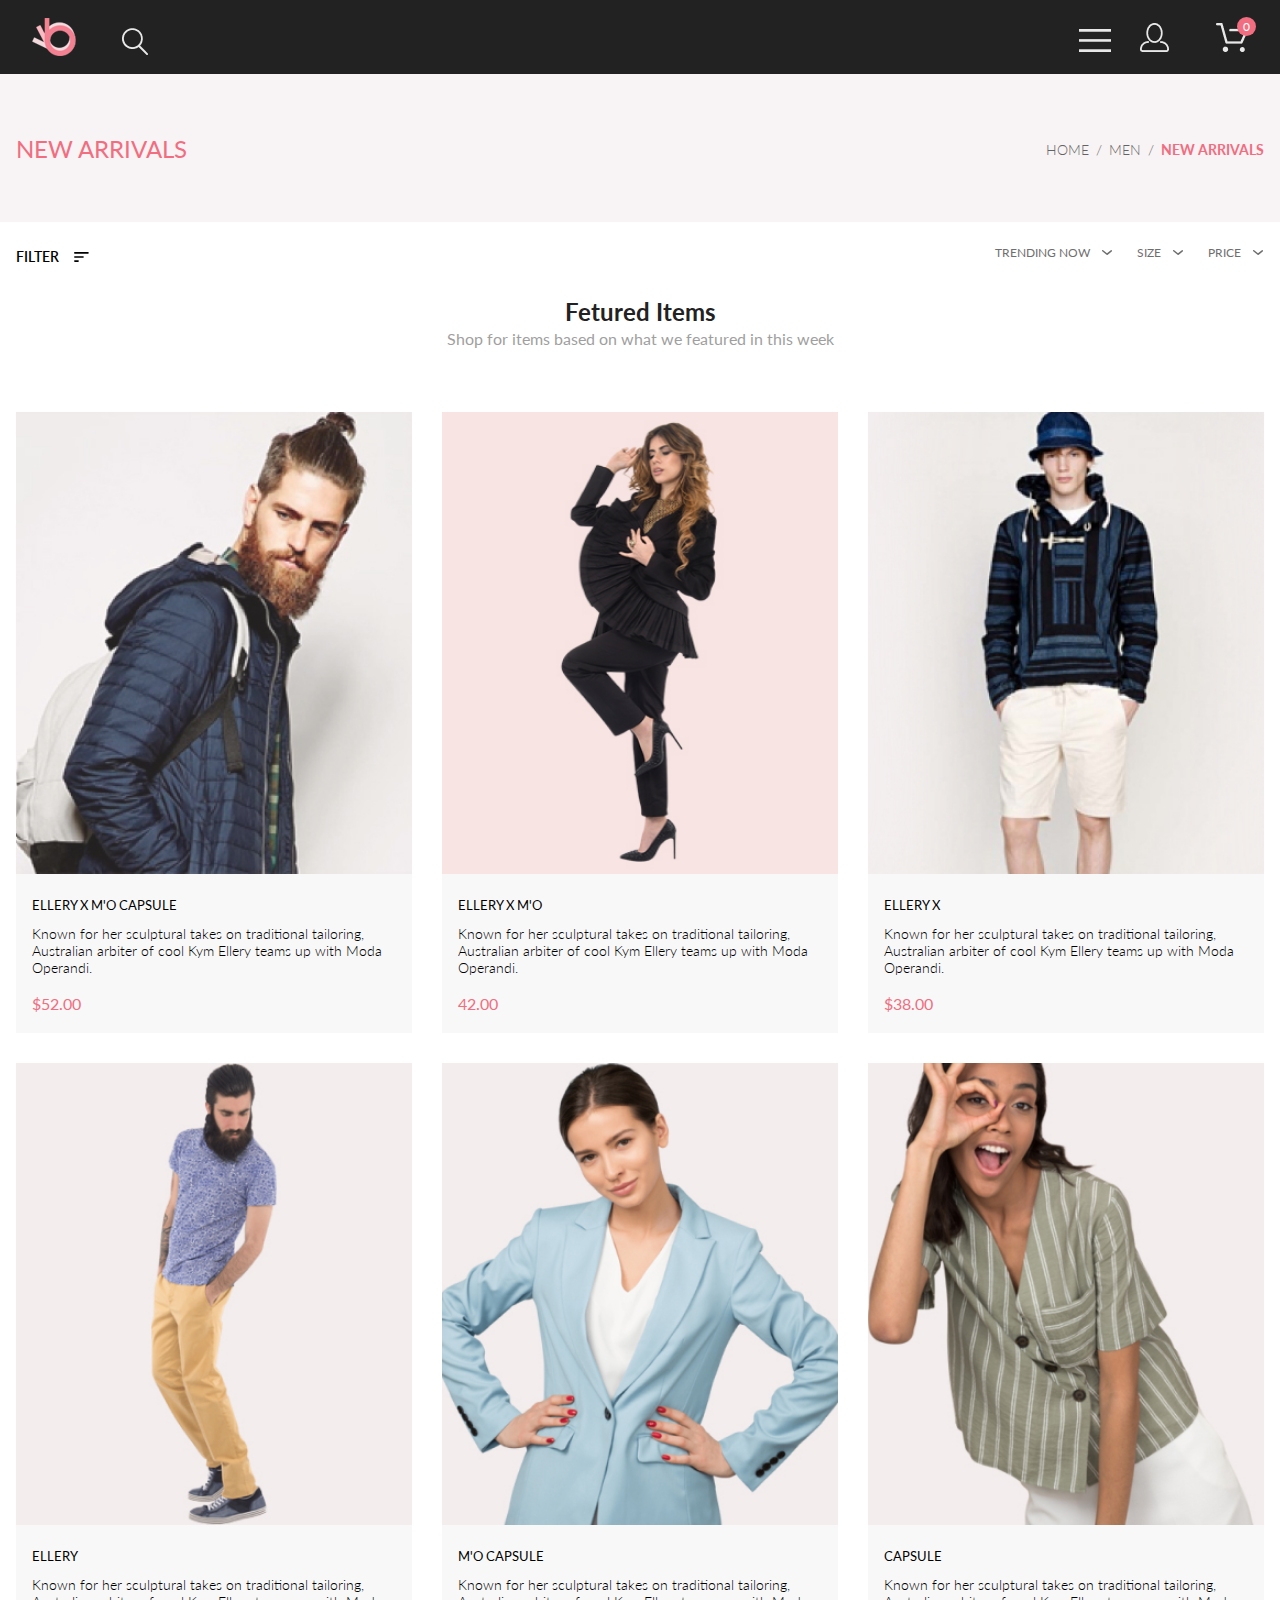
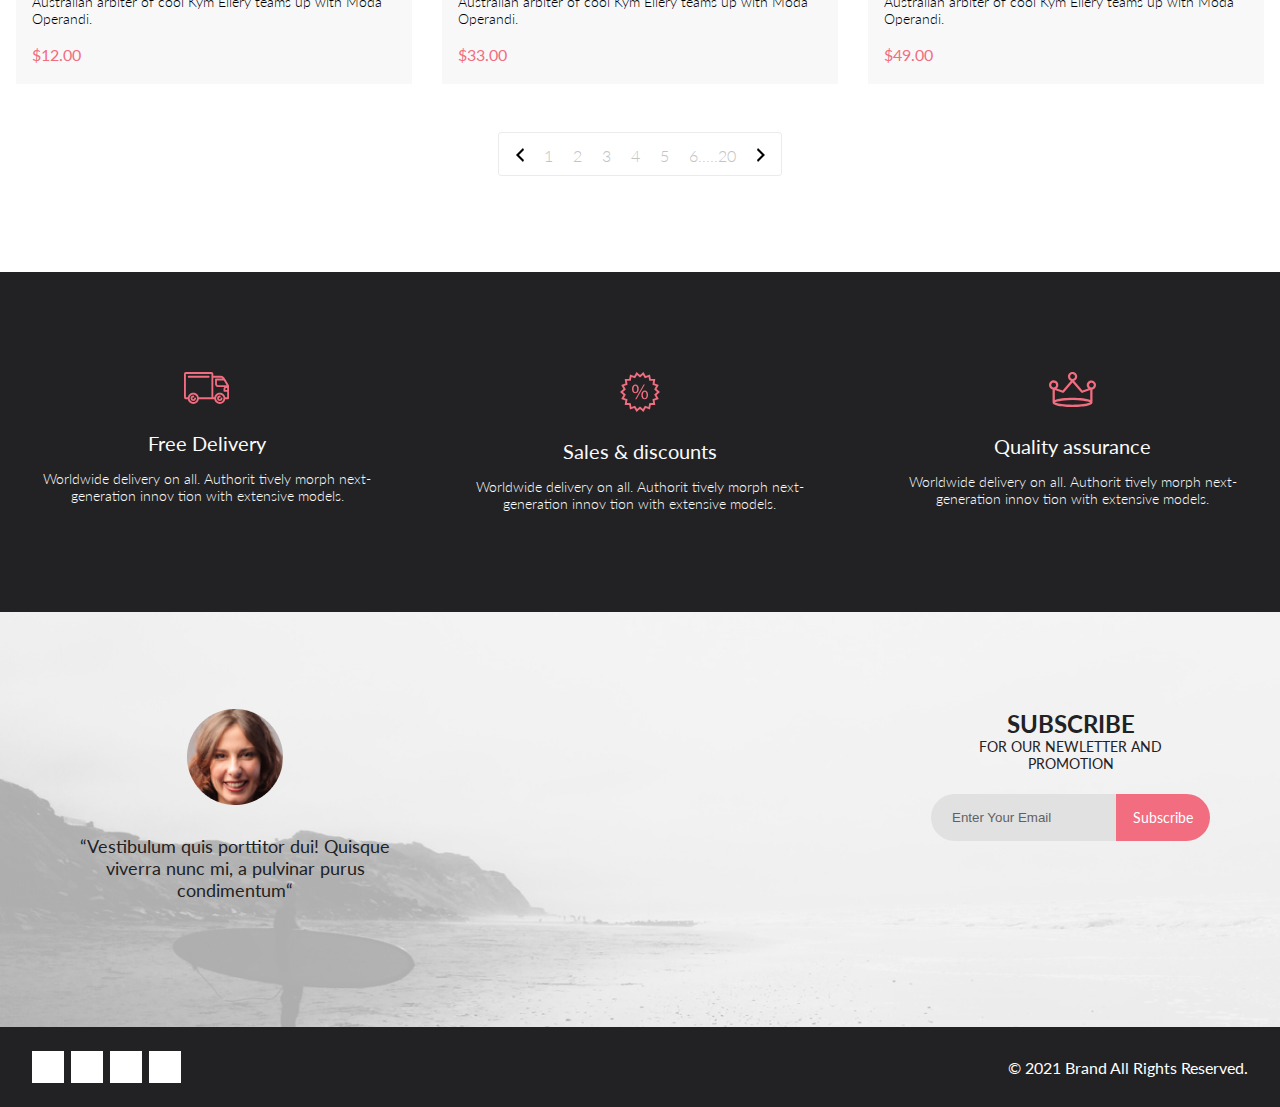
<file: index.html>
<!DOCTYPE html>
<html lang="en">

<head>
    <meta charset="UTF-8">
    <meta name="viewport" content="width=device-width, initial-scale=1.0">
    <title>Document</title>
    <link rel="stylesheet" href="https://cdnjs.cloudflare.com/ajax/libs/font-awesome/5.15.2/css/all.min.css"
        integrity="sha512-HK5fgLBL+xu6dm/Ii3z4xhlSUyZgTT9tuc/hSrtw6uzJOvgRr2a9jyxxT1ely+B+xFAmJKVSTbpM/CuL7qxO8w=="
        crossorigin="anonymous" />
    <link rel="stylesheet" href="style.css">
</head>

<body>
    <div class="header">
        <div class="container">
            <div class="leftHeader">
                <img src="images/logo.png" alt="">
                <img class="searchIcon" src="images/search.png" alt="">
            </div>

            <div class="rightHeader">
                <img src="images/bars.png" alt="">
                <img class="userIcon" src="images/user.png" alt="">

                <span class="cartIconWrap">
                    <img class="cartIcon" src="images/cart.png" alt="">
                    <span>0</span>
                </span>

                <div class="basket hidden">
                    <div class="basketRow basketHeader">
                        <div>Название товара</div>
                        <div>Количество</div>
                        <div>Цена за шт.</div>
                        <div>Итого</div>
                    </div>

                    <div class="basketTotal">
                        Товаров в корзине на сумму:
                        $<span class="basketTotalValue">0</span>
                    </div>
                </div>
            </div>
        </div>
    </div>

    <div class="newArrivals">
        <div class="container">
            <h1>NEW ARRIVALS</h1>
            <nav>
                <a href="#">HOME</a>
                <span>/</span>
                <a href="#">MEN</a>
                <span>/</span>
                <a href="#">NEW ARRIVALS</a>
            </nav>
        </div>
    </div>

    <div class="filters">
        <div class="container">
            <div class="filtersLeft">
                <span class="filterLabel">FILTER</span>
                <img class="filterIcon" src="images/filter.svg" alt="">
                <div class="filterPopup hidden">
                    <nav class="filterCategory">
                        <div class="filterCategoryHeader">CATEGORY</div>
                        <div class="hidden">
                            <a href="#">Accessories</a>
                            <a href="#">Bags</a>
                            <a href="#">Denim</a>
                            <a href="#">Hoodies & Sweatshirts</a>
                            <a href="#">Jackets & Coats</a>
                            <a href="#">Polos</a>
                            <a href="#">Shirts</a>
                            <a href="#">Shoes</a>
                            <a href="#">Sweaters & Knits</a>
                            <a href="#">T-Shirts</a>
                            <a href="#">Tanks</a>
                        </div>
                    </nav>
                    <nav class="filterCategory">
                        <div class="filterCategoryHeader">BRAND</div>
                        <div class="hidden">
                            <a href="#">Accessories</a>
                            <a href="#">Bags</a>
                            <a href="#">Denim</a>
                            <a href="#">Hoodies & Sweatshirts</a>
                            <a href="#">Jackets & Coats</a>
                            <a href="#">Polos</a>
                            <a href="#">Shirts</a>
                            <a href="#">Shoes</a>
                            <a href="#">Sweaters & Knits</a>
                            <a href="#">T-Shirts</a>
                            <a href="#">Tanks</a>
                        </div>
                    </nav>
                    <nav class="filterCategory">
                        <div class="filterCategoryHeader">DESIGNER</div>
                        <div class="hidden">
                            <a href="#">Accessories</a>
                            <a href="#">Bags</a>
                            <a href="#">Denim</a>
                            <a href="#">Hoodies & Sweatshirts</a>
                            <a href="#">Jackets & Coats</a>
                            <a href="#">Polos</a>
                            <a href="#">Shirts</a>
                            <a href="#">Shoes</a>
                            <a href="#">Sweaters & Knits</a>
                            <a href="#">T-Shirts</a>
                            <a href="#">Tanks</a>
                        </div>
                    </nav>
                </div>
            </div>
            <div class="filtersRight">
                <div class="filterTrending">
                    TRENDING NOW
                    <img src="images/filterArrow.svg" alt="">
                </div>
                <div class="filterSize">
                    <div class="filterSizeWrap">
                        SIZE
                        <img src="images/filterArrow.svg" alt="">
                    </div>
                    <div class="filterSizes hidden">
                        <div>
                            <input type="checkbox"> XS
                        </div>
                        <div>
                            <input type="checkbox"> S
                        </div>
                        <div>
                            <input type="checkbox"> M
                        </div>
                        <div>
                            <input type="checkbox"> L
                        </div>
                    </div>
                </div>
                <div class="filterPrice">
                    PRICE
                    <img src="images/filterArrow.svg" alt="">
                </div>
            </div>
        </div>
    </div>

    <div class="featured container">
        <h2 class="featuredHeader">Fetured Items</h2>
        <div class="featuredTitle">Shop for items based on what we featured in this week</div>

        <div class="featuredItems">
            <div class="featuredItem" data-id="1" data-name="ELLERY X M'O CAPSULE" data-price="52">
                <div class="featuredImgWrap">
                    <img src="images/featured/1.jpg" alt="">
                    <div class="featuredImgDark">
                        <button class="addToCart">
                            <img src="images/cart.svg" alt="">
                            Add to Cart
                        </button>
                    </div>
                </div>

                <div class="featuredData">
                    <div class="featuredName">
                        ELLERY X M'O CAPSULE
                    </div>
                    <div class="featuredText">
                        Known for her sculptural takes on traditional tailoring, Australian arbiter of cool Kym Ellery
                        teams
                        up with Moda Operandi.
                    </div>
                    <div class="featuredPrice">
                        $52.00
                    </div>
                </div>
            </div>

            <div class="featuredItem" data-id="2" data-name="ELLERY X M'O" data-price="42">
                <div class="featuredImgWrap">
                    <img src="images/featured/2.jpg" alt="">
                    <div class="featuredImgDark">
                        <button class="addToCart">
                            <img src="images/cart.svg" alt="">
                            Add to Cart
                        </button>
                    </div>
                </div>

                <div class="featuredData">
                    <div class="featuredName">
                        ELLERY X M'O
                    </div>
                    <div class="featuredText">
                        Known for her sculptural takes on traditional tailoring, Australian arbiter of cool Kym Ellery
                        teams
                        up with Moda Operandi.
                    </div>
                    <div class="featuredPrice">
                        42.00
                    </div>
                </div>
            </div>

            <div class="featuredItem" data-id="3" data-name="ELLERY X" data-price="38">
                <div class="featuredImgWrap">
                    <img src="images/featured/3.jpg" alt="">
                    <div class="featuredImgDark">
                        <button class="addToCart">
                            <img src="images/cart.svg" alt="">
                            Add to Cart
                        </button>
                    </div>
                </div>

                <div class="featuredData">
                    <div class="featuredName">
                        ELLERY X
                    </div>
                    <div class="featuredText">
                        Known for her sculptural takes on traditional tailoring, Australian arbiter of cool Kym Ellery
                        teams
                        up with Moda Operandi.
                    </div>
                    <div class="featuredPrice">
                        $38.00
                    </div>
                </div>
            </div>

            <div class="featuredItem" data-id="4" data-name="ELLERY" data-price="12">
                <div class="featuredImgWrap">
                    <img src="images/featured/4.jpg" alt="">
                    <div class="featuredImgDark">
                        <button class="addToCart">
                            <img src="images/cart.svg" alt="">
                            Add to Cart
                        </button>
                    </div>
                </div>

                <div class="featuredData" data-id="3" data-name="ELLERY X M'O CAPSULE" data-price="12">
                    <div class="featuredName">
                        ELLERY
                    </div>
                    <div class="featuredText">
                        Known for her sculptural takes on traditional tailoring, Australian arbiter of cool Kym Ellery
                        teams
                        up with Moda Operandi.
                    </div>
                    <div class="featuredPrice">
                        $12.00
                    </div>
                </div>
            </div>

            <div class="featuredItem" data-id="5" data-name="M'O CAPSULE" data-price="33">
                <div class="featuredImgWrap">
                    <img src="images/featured/5.jpg" alt="">
                    <div class="featuredImgDark">
                        <button class="addToCart">
                            <img src="images/cart.svg" alt="">
                            Add to Cart
                        </button>
                    </div>
                </div>

                <div class="featuredData">
                    <div class="featuredName">
                        M'O CAPSULE
                    </div>
                    <div class="featuredText">
                        Known for her sculptural takes on traditional tailoring, Australian arbiter of cool Kym Ellery
                        teams
                        up with Moda Operandi.
                    </div>
                    <div class="featuredPrice">
                        $33.00
                    </div>
                </div>
            </div>

            <div class="featuredItem" data-id="6" data-name="CAPSULE" data-price="49">
                <div class="featuredImgWrap">
                    <img src="images/featured/6.jpg" alt="">
                    <div class="featuredImgDark">
                        <button class="addToCart">
                            <img src="images/cart.svg" alt="">
                            Add to Cart
                        </button>
                    </div>
                </div>

                <div class="featuredData">
                    <div class="featuredName">
                        CAPSULE
                    </div>
                    <div class="featuredText">
                        Known for her sculptural takes on traditional tailoring, Australian arbiter of cool Kym Ellery
                        teams
                        up with Moda Operandi.
                    </div>
                    <div class="featuredPrice">
                        $49.00
                    </div>
                </div>
            </div>
        </div>

        <div class="pagination">
            <a href="#">
                <img src="images/chevronLeft.svg" alt="">
            </a>
            <a href="#">1</a>
            <a href="#">2</a>
            <a href="#">3</a>
            <a href="#">4</a>
            <a href="#">5</a>
            <a href="#">6.....20</a>
            <a href="#">
                <img src="images/chevronRight.svg" alt="">
            </a>
        </div>
    </div>

    <div class="services">
        <div class="container">

            <div class="serivceUnit">
                <img src="images/services/delivery.svg" alt="">
                <div class="servicesTitle">
                    Free Delivery
                </div>
                <div class="servicesText">
                    Worldwide delivery on all. Authorit tively morph next-generation innov tion with extensive models.
                </div>
            </div>

            <div class="serivceUnit">
                <img src="images/services/discount.svg" alt="">
                <div class="servicesTitle">
                    Sales & discounts
                </div>
                <div class="servicesText">
                    Worldwide delivery on all. Authorit tively morph next-generation innov tion with extensive models.
                </div>
            </div>

            <div class="serivceUnit">
                <img src="images/services/assurance.svg" alt="">
                <div class="servicesTitle">
                    Quality assurance
                </div>
                <div class="servicesText">
                    Worldwide delivery on all. Authorit tively morph next-generation innov tion with extensive models.
                </div>
            </div>
        </div>
    </div>

    <div class="subscribe">
        <div class="container">

            <div class="subscribeLeft">
                <img src="images/subscribeUser.png" alt="">
                <div class="subscribeUserText">
                    “Vestibulum quis porttitor dui! Quisque viverra nunc mi, a pulvinar purus condimentum“
                </div>
            </div>

            <div class="subscribeRight">
                <div class="subscribeTitle">
                    SUBSCRIBE
                </div>
                <div class="subscribeText">
                    FOR OUR NEWLETTER AND PROMOTION
                </div>
                <form action="" class="subscribeForm">
                    <input type="text" placeholder="Enter Your Email">
                    <button>Subscribe</button>
                </form>
            </div>

        </div>
    </div>

    <div class="footer">
        <div class="container">
            <div class="footerLeft">
                <a href="#">
                    <i class="fab fa-facebook-f"></i>
                </a>
                <a href="#">
                    <i class="fab fa-instagram"></i>
                </a>
                <a href="#">
                    <i class="fab fa-pinterest-p"></i>
                </a>
                <a href="#">
                    <i class="fab fa-twitter"></i>
                </a>
            </div>
            <div class="footerRight">
                &copy; 2021 Brand All Rights Reserved.
            </div>
        </div>
    </div>

    <script src="app.js"></script>
    <script src="basket.js"></script>
</body>

</html>
</file>
<file: style.css>
@import url("https://fonts.googleapis.com/css2?family=Lato:wght@300;400;700;900&display=swap");
body {
    margin: 0;
    font-family: Lato, sans-serif;
}

.header {
    background: #222222;
    height: 74px;
    padding: 18px 16px;
    box-sizing: border-box;
}

.header .container {
    display: flex;
    justify-content: space-between;
    align-items: center;
}

@media (min-width: 1600px) {
    .container {
        margin: 0 auto;
        width: 1140px;
    }
}

@media (min-width: 768px) {
    .header {
        padding-left: 32px;
        padding-right: 32px;
    }
}

.header i {
    color: #e8e8e8;
}

.userIcon,
.cartIcon {
    display: none;
}

@media (min-width: 768px) {
    .userIcon,
    .cartIcon {
        display: inline;
    }
}

.userIcon {
    margin-left: 25px;
    margin-right: 42px;
}

.searchIcon {
    margin-left: 41px;
}

.cartIconWrap {
    position: relative;
}

.cartIconWrap span {
    display: inline-block;
    width: 19px;
    height: 19px;
    color: white;
    background: #f16d7f;
    border-radius: 50%;
    position: absolute;
    text-align: center;
    right: -8px;
    top: -19px;
    font-size: 12px;
    line-height: 19px;
}

.rightHeader {
    position: relative;
}

.basket {
    position: absolute;
    z-index: 3;
    right: 0;
    top: 37px;
    background: white;
    padding: 10px;
    border: 1px solid #ebebeb;
    border-radius: 3px;
    font-size: 14px;
}



.basketRow {
    display: grid;
    grid-template-columns: repeat(4, 1fr);
    gap: 10px;
    margin-bottom: 10px;
    border-bottom: 1px solid #ebebeb;
    padding-bottom: 10px;
}

.basketHeader {
    font-weight: bold;
}

.basketTotal {
    font-weight: bold;
    text-align: right;
}

.newArrivals {
    background: #f8f3f4;
    min-height: 148px;
}

.newArrivals h1 {
    margin: 24px 0 32px;
    font-weight: normal;
    font-size: 24px;
    line-height: 29px;
    color: #f16d7f;
}

@media (min-width: 768px) {
    .newArrivals h1 {
        margin: 0;
    }
}

.newArrivals .container {
    display: flex;
    flex-direction: column;
    align-items: center;
    min-height: inherit;
}

@media (min-width: 768px) {
    .newArrivals .container {
        flex-direction: row;
        justify-content: space-between;
    }
}

@media (min-width: 768px) and (max-width: 1599px) {
    .newArrivals .container {
        padding: 0 16px;
    }
}

.newArrivals nav a,
.newArrivals nav span {
    font-weight: 300;
    font-size: 14px;
    line-height: 17px;
    color: #636363;
}

.newArrivals nav a {
    text-decoration: none;
}

.newArrivals nav span {
    margin: 0 3px;
}

.newArrivals nav a:last-of-type {
    font-weight: bold;
    font-size: 14px;
    line-height: 17px;
    color: #f16d7f;
}

.filters {
    margin-top: 24px;
    margin-bottom: 32px;
}

@media (min-width: 1600px) {
    .filters {
        margin-top: 51px;
        margin-bottom: 64px;
    }
}

.filters .container {
    display: flex;
    justify-content: space-between;
    padding-left: 8px;
    padding-right: 8px;
}

@media (min-width: 768px) {
    .filters .container {
        padding-left: 16px;
        padding-right: 16px;
    }
}

@media (min-width: 1600px) {
    .filters .container {
        padding-left: 0;
        padding-right: 0;
        justify-content: flex-start;
    }
}

.filtersRight {
    display: flex;
    font-size: 12px;
    line-height: 14px;
    color: #6f6e6e;
}

@media (min-width: 1600px) {
    .filtersRight {
        font-size: 14px;
        line-height: 17px;
        margin-left: 320px;
    }
}

.filtersRight img {
    position: relative;
    bottom: 1px;
    margin-left: 9px;
}

.filtersRight > div:not(:last-child) {
    margin-right: 15px;
}

@media (min-width: 375px) {
    .filtersRight > div:not(:last-child) {
        margin-right: 24px;
    }
}

.filtersLeft .filterLabel {
    display: none;
    position: relative;
    z-index: 2;
    cursor: pointer;
}

.filterLabelPink {
    color: #ef5b70 !important;
    left: 16px;
    top: 13px;
}

.filterIconPink {
    left: 16px;
    top: 13px;
}

@media (min-width: 768px) {
    .filtersLeft .filterLabel {
        display: inline;
        font-weight: 600;
        font-size: 14px;
        line-height: 17px;
        color: #000000;
    }
}

.filtersLeft .filterIcon {
    width: 37px;
    height: 25px;
    position: relative;
    z-index: 2;
}

@media (min-width: 768px) {
    .filtersLeft .filterIcon {
        width: 15px;
        height: 10px;
        margin-left: 11px;
    }
}

.filtersLeft {
    position: relative;
}

.hidden {
    display: none;
}

.filterPopup {
    position: absolute;
    left: 0;
    top: 0;
    width: 360px;
    background: #ffffff;
    box-shadow: 6px 4px 35px rgba(0, 0, 0, 0.21);
    padding: 46px 16px 16px 16px;
    z-index: 1;
    overflow-y: auto;
}

.filterCategoryHeader {
    font-size: 14px;
    line-height: 37px;
    color: #ef5b70;
    padding-left: 11px;
    min-height: 37px;
    border-bottom: 1px solid #ebebeb;
    margin-bottom: 24px;
    position: relative;
    cursor: pointer;
}

.filterCategoryHeader:before {
    content: "";
    width: 5px;
    min-height: inherit;
    background: #ef5b70;
    position: absolute;
    left: 0;
    top: 1px;
}

.filterCategory:not(:last-child) {
    margin-bottom: 24px;
}

.filterCategory a {
    display: block;
    text-decoration: none;
    padding-left: 34px;
    padding-right: 16px;
    font-size: 14px;
    line-height: 17px;
    color: #6f6e6e;
}

.filterCategory a:not(:last-child) {
    margin-bottom: 11px;
}

.filterSizeWrap {
    cursor: pointer;
}

.filterSize {
    position: relative;
}

.filterSizes {
    position: absolute;
    left: 0;
    top: 25px;
    width: 79px;
    height: 103px;
    background: #ffffff;
    box-shadow: 6px 4px 35px rgba(0, 0, 0, 0.21);
    padding: 7px 9px;
    box-sizing: border-box;
    font-size: 14px;
    color: #6f6e6e;
}

.filterSizes > div:not(:last-child) {
    margin-bottom: 4px;
}

.featured {
    padding-left: 8px;
    padding-right: 8px;
    margin-bottom: 96px;
}

@media (min-width: 768px) {
    .featured {
        padding-left: 16px;
        padding-right: 16px;
    }
}

@media (min-width: 1600px) {
    .featured {
        padding-left: 0;
        padding-right: 0;
    }
}

.featured h2 {
    margin-top: 0;
    margin-bottom: 3px;
    text-align: center;
    color: #222222;
}

.featuredTitle {
    text-align: center;
    color: #9f9f9f;
    margin-bottom: 64px;
}

.featuredItems {
    display: grid;
    grid-template-columns: 1fr;
    row-gap: 16px;
}

@media (min-width: 640px) {
    .featuredItems {
        grid-template-columns: 1fr 1fr;
        row-gap: 18px;
        column-gap: 16px;
    }
}

@media (min-width: 1000px) {
    .featuredItems {
        grid-template-columns: repeat(3, 1fr);
        gap: 30px;
    }
}

.featuredItem {
    background: #f8f8f8;
}

.featuredItem img {
    width: 100%;
    display: block;
}

.featuredImgWrap {
    position: relative;
}

.featuredItem:hover .featuredImgDark {
    display: flex;
}

.featuredImgDark {
    position: absolute;
    width: 100%;
    height: 100%;
    left: 0;
    top: 0;
    background: rgba(58, 56, 56, 0.86);
    display: none;
    justify-content: center;
    align-items: center;
}

.featuredImgDark button {
    background: none;
    border: 1px solid white;
    color: white;
    display: flex;
    align-items: center;
    padding: 10px 14px;
    font-size: 14px;
    font-family: inherit;
}

.featuredImgDark button img {
    width: 26px;
    height: 24px;
    margin-right: 11px;
}

.featuredData {
    padding: 23px 16px 20px;
}

.featuredName {
    font-size: 13px;
    line-height: 16px;
    color: #000000;
}

.featuredText {
    font-weight: 300;
    font-size: 14px;
    line-height: 17px;
    margin-top: 12px;
    margin-bottom: 18px;
}

.featuredPrice {
    font-size: 16px;
    line-height: 19px;
    color: #f16d7f;
}

.pagination {
    width: 284px;
    height: 44px;
    margin: 0 auto;
    border: 1px solid #ebebeb;
    margin-top: 48px;
    padding: 13px 16px;
    box-sizing: border-box;
    display: flex;
    justify-content: space-between;
    border-radius: 3px;
}

.pagination a {
    text-decoration: none;
    font-weight: 300;
    font-size: 16px;
    color: #c4c4c4;
}

.pagination a:hover {
    color: #ef5b70;
}

.services {
    background: #222224;
    padding-top: 48px;
    padding-bottom: 81px;
    padding-left: 14px;
    padding-right: 14px;
}

@media (min-width: 1200px) {
    .services {
        padding-top: 100px;
        padding-bottom: 100px;
    }
}

.services .container {
    display: grid;
    gap: 46px;
}

@media (min-width: 1200px) {
    .services .container {
        display: grid;
        grid-template-columns: repeat(3, 1fr);
        gap: 46px;
    }
}

.serivceUnit {
    text-align: center;
    display: flex;
    flex-direction: column;
    align-items: center;
}

.servicesTitle,
.servicesText {
    color: #fbfbfb;
}

.servicesTitle {
    font-size: 19.96px;
    line-height: 24px;
    margin-top: 27px;
    margin-bottom: 15px;
}

.servicesText {
    font-weight: 300;
    font-size: 13.972px;
    line-height: 17px;
    max-width: 340px;
}

.subscribe {
    background: url(images/subscribe.jpg) no-repeat;
    background-size: cover;
    padding-top: 64px;
    padding-bottom: 109px;
    padding-left: 20px;
    padding-right: 20px;
}

@media (min-width: 1200px) {
    .subscribe {
        padding-top: 97px;
        padding-bottom: 126px;
    }

    .subscribe .container {
        margin: 0 auto;
        width: 1140px;
        display: flex;
        justify-content: space-between;
    }
}

.subscribeLeft {
    display: flex;
    flex-direction: column;
    align-items: center;
}

.subscribeUserText {
    margin-top: 30px;
    text-align: center;
    font-size: 18px;
    line-height: 22px;
    color: #222224;
    max-width: 330px;
}

.subscribeRight {
    display: flex;
    flex-direction: column;
    align-items: center;
    margin-top: 65px;
}

@media (min-width: 1200px) {
    .subscribeRight {
        margin-top: initial;
    }
}

.subscribeTitle {
    font-weight: 700;
    font-size: 24px;
    color: #222224;
}

.subscribeTitle,
.subscribeText {
    max-width: 271px;
    text-align: center;
}

.subscribeText {
    font-size: 14px;
    color: #222224;
    margin-bottom: 22px;
}

.subscribeForm {
    height: 47px;
}

.subscribeForm input {
    height: inherit;
    background: #e1e1e1;
    border: none;
    padding: 6px 21px;
    box-sizing: border-box;
    border-top-left-radius: 28px;
    border-bottom-left-radius: 28px;
    float: left;
    width: 185px;
}

.subscribeForm input::-webkit-input-placeholder {
    color: #222224;
    font-family: inherit;
    opacity: 0.67;
}
.subscribeForm input::-moz-placeholder {
    color: #222224;
    font-family: inherit;
    opacity: 0.67;
}
.subscribeForm input:-ms-input-placeholder {
    color: #222224;
    font-family: inherit;
    opacity: 0.67;
}
.subscribeForm input:-moz-placeholder {
    color: #222224;
    font-family: inherit;
    opacity: 0.67;
}

.subscribeForm button {
    height: inherit;
    border: none;
    color: white;
    font-family: inherit;
    font-size: 14px;
    line-height: 17px;
    background: #f16d7f;
    border-top-right-radius: 28px;
    border-bottom-right-radius: 28px;
    padding: 0 17px;
}

.footer {
    background: #222224;
    padding: 43px 20px 10px;
}

@media (min-width: 768px) {
    .footer {
        padding: 24px 32px;
    }
}

.footer .container {
    display: flex;
    flex-direction: column;
    align-items: center;
}

@media (min-width: 768px) {
    .footer .container {
        flex-direction: row;
        justify-content: space-between;
    }
}

.footerLeft {
    display: flex;
}

.footer a {
    color: black;
    background: white;
    width: 32px;
    height: 32px;
    display: flex;
    justify-content: center;
    align-items: center;
    text-decoration: none;
}

.footer a:hover {
    background: #f16d7f;
    color: white;
}

.footer a:not(:last-child) {
    margin-right: 7px;
}

.footerRight {
    color: white;
}

@media (max-width: 767px) {
    .footerRight {
        margin-top: 40px;
    }
}

.rightHeader {
    position: relative;
}

.basket {
    position: absolute;
    z-index: 3;
    right: 0;
    top: 37px;
    background: white;
    padding: 10px;
    border: 1px solid #ebebeb;
    border-radius: 3px;
    font-size: 14px;
}

@media (min-width: 340px) {
    .basket {
        font-size: 16px;
    }
}
@media (min-width: 552px) {
    .basket {
        width: 500px;
    }
}
</file>
